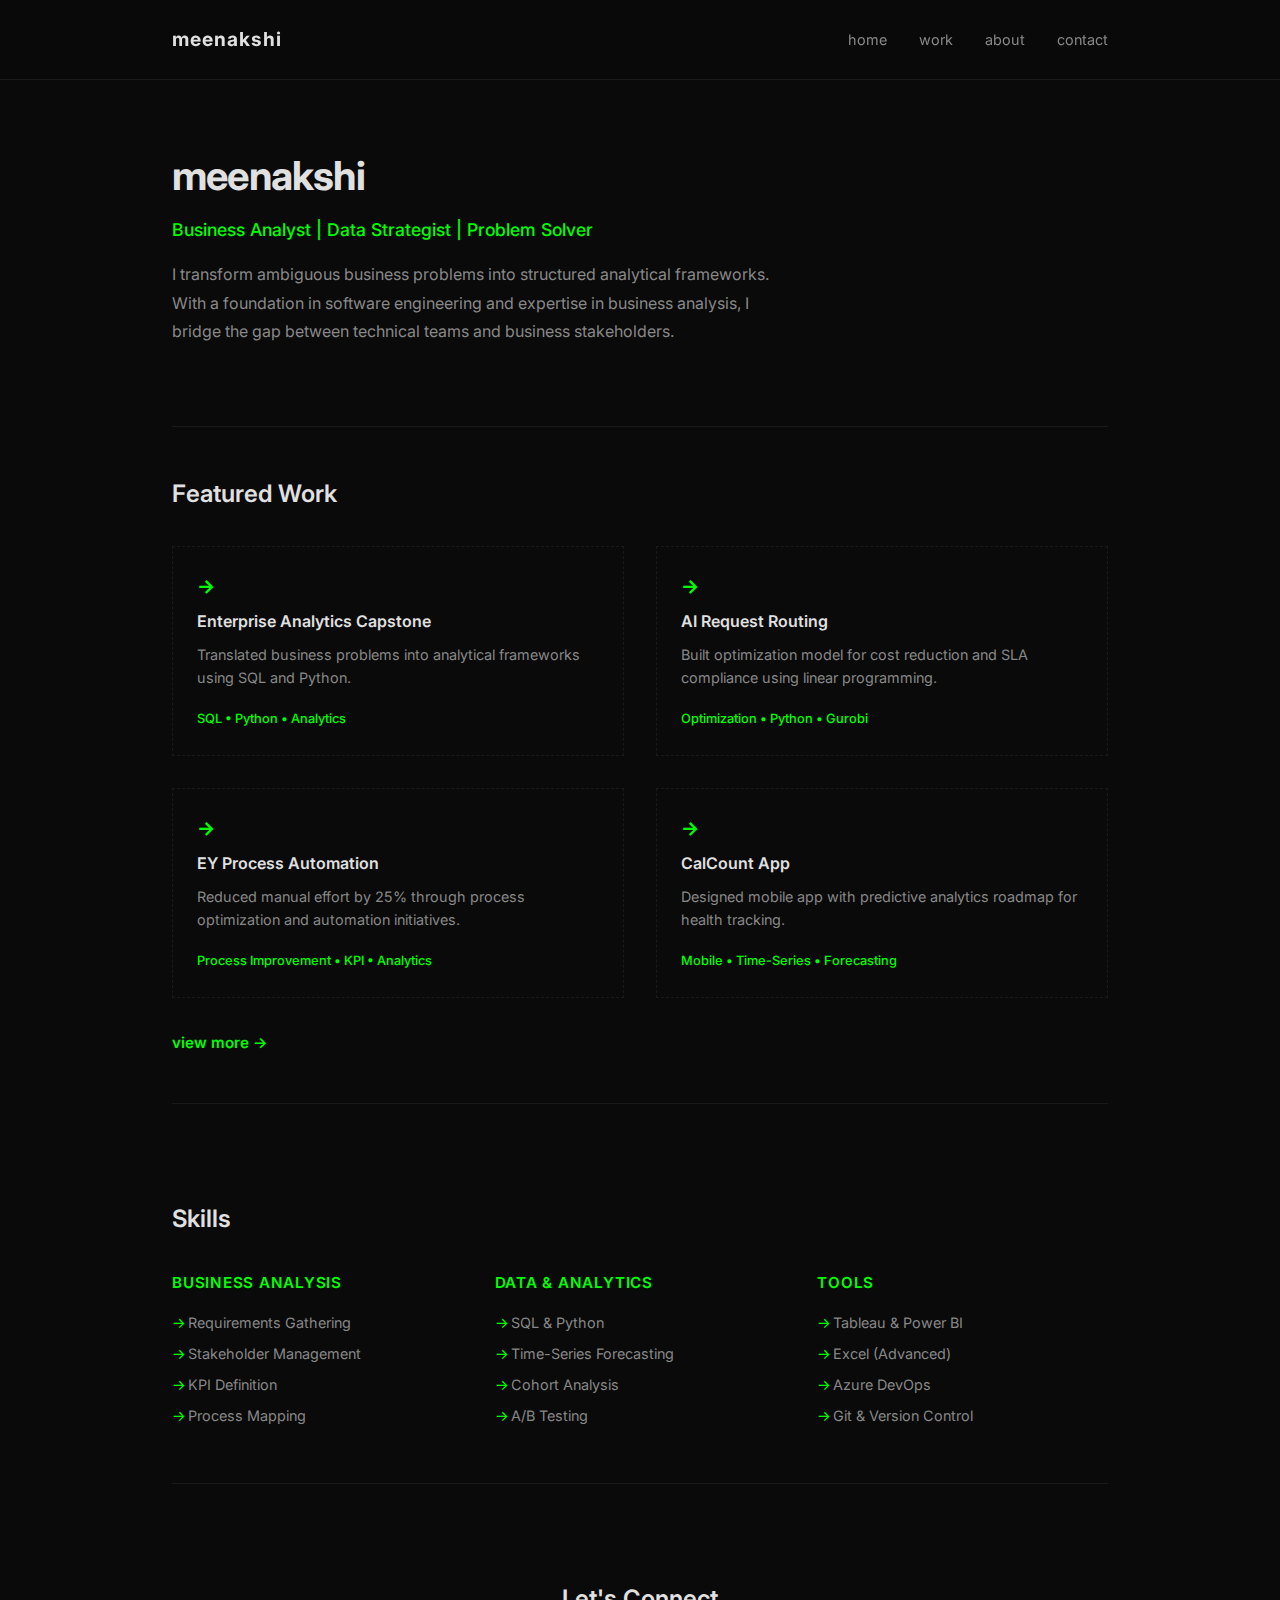
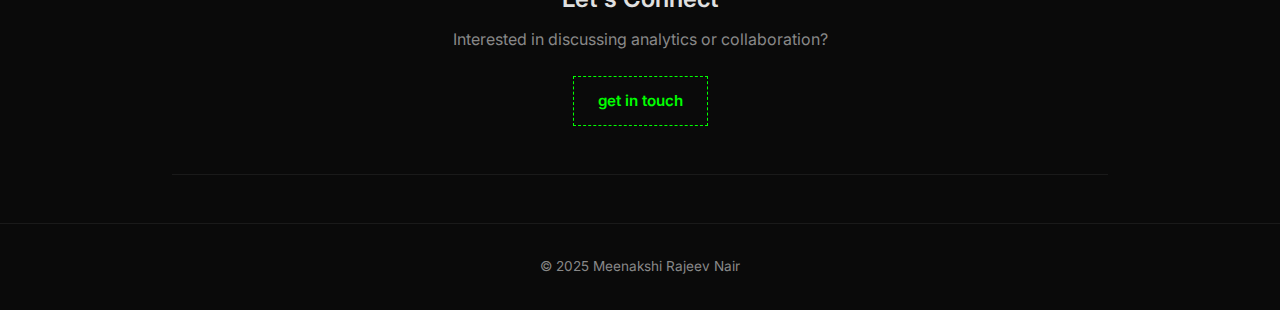
<file: index.html>
<!DOCTYPE html>
<html lang="en">
<head>
    <meta charset="UTF-8">
    <meta name="viewport" content="width=device-width, initial-scale=1.0">
    <title>Meenakshi Rajeev Nair | Business Analyst</title>
    <meta name="description" content="Business Analyst transforming data into strategic insights.">
    <link href="https://fonts.googleapis.com/css2?family=Inter:wght@400;500;600;700&display=swap" rel="stylesheet">
    <link rel="stylesheet" href="styles.css">
</head>
<body>
    <!-- Navigation -->
    <nav class="navbar">
        <div class="nav-container">
            <a href="/" class="logo">meenakshi</a>
            <ul class="nav-links">
                <li><a href="/">home</a></li>
                <li><a href="/work.html">work</a></li>
                <li><a href="/about.html">about</a></li>
                <li><a href="/contact.html">contact</a></li>
            </ul>
        </div>
    </nav>

    <!-- Main Content -->
    <main class="container">
        <section class="intro">
            <h1>meenakshi</h1>
            <p>Business Analyst | Data Strategist | Problem Solver</p>
            <p class="description">
                I transform ambiguous business problems into structured analytical frameworks. 
                With a foundation in software engineering and expertise in business analysis, 
                I bridge the gap between technical teams and business stakeholders.
            </p>
        </section>

        <section class="featured-work">
            <h2>Featured Work</h2>
            <div class="work-grid">
                <article class="work-item">
                    <div class="work-marker">→</div>
                    <h3>Enterprise Analytics Capstone</h3>
                    <p>Translated business problems into analytical frameworks using SQL and Python.</p>
                    <span class="tech">SQL • Python • Analytics</span>
                </article>

                <article class="work-item">
                    <div class="work-marker">→</div>
                    <h3>AI Request Routing</h3>
                    <p>Built optimization model for cost reduction and SLA compliance using linear programming.</p>
                    <span class="tech">Optimization • Python • Gurobi</span>
                </article>

                <article class="work-item">
                    <div class="work-marker">→</div>
                    <h3>EY Process Automation</h3>
                    <p>Reduced manual effort by 25% through process optimization and automation initiatives.</p>
                    <span class="tech">Process Improvement • KPI • Analytics</span>
                </article>

                <article class="work-item">
                    <div class="work-marker">→</div>
                    <h3>CalCount App</h3>
                    <p>Designed mobile app with predictive analytics roadmap for health tracking.</p>
                    <span class="tech">Mobile • Time-Series • Forecasting</span>
                </article>
            </div>
            <a href="/work.html" class="view-more">view more →</a>
        </section>

        <section class="skills-preview">
            <h2>Skills</h2>
            <div class="skills-columns">
                <div class="skill-column">
                    <h3>Business Analysis</h3>
                    <ul>
                        <li>Requirements Gathering</li>
                        <li>Stakeholder Management</li>
                        <li>KPI Definition</li>
                        <li>Process Mapping</li>
                    </ul>
                </div>
                <div class="skill-column">
                    <h3>Data & Analytics</h3>
                    <ul>
                        <li>SQL & Python</li>
                        <li>Time-Series Forecasting</li>
                        <li>Cohort Analysis</li>
                        <li>A/B Testing</li>
                    </ul>
                </div>
                <div class="skill-column">
                    <h3>Tools</h3>
                    <ul>
                        <li>Tableau & Power BI</li>
                        <li>Excel (Advanced)</li>
                        <li>Azure DevOps</li>
                        <li>Git & Version Control</li>
                    </ul>
                </div>
            </div>
        </section>

        <section class="cta">
            <h2>Let's Connect</h2>
            <p>Interested in discussing analytics or collaboration?</p>
            <a href="/contact.html" class="cta-button">get in touch</a>
        </section>
    </main>

    <!-- Footer -->
    <footer class="footer">
        <p>&copy; 2025 Meenakshi Rajeev Nair</p>
    </footer>

    <script src="script.js"></script>
</body>
</html>
</file>
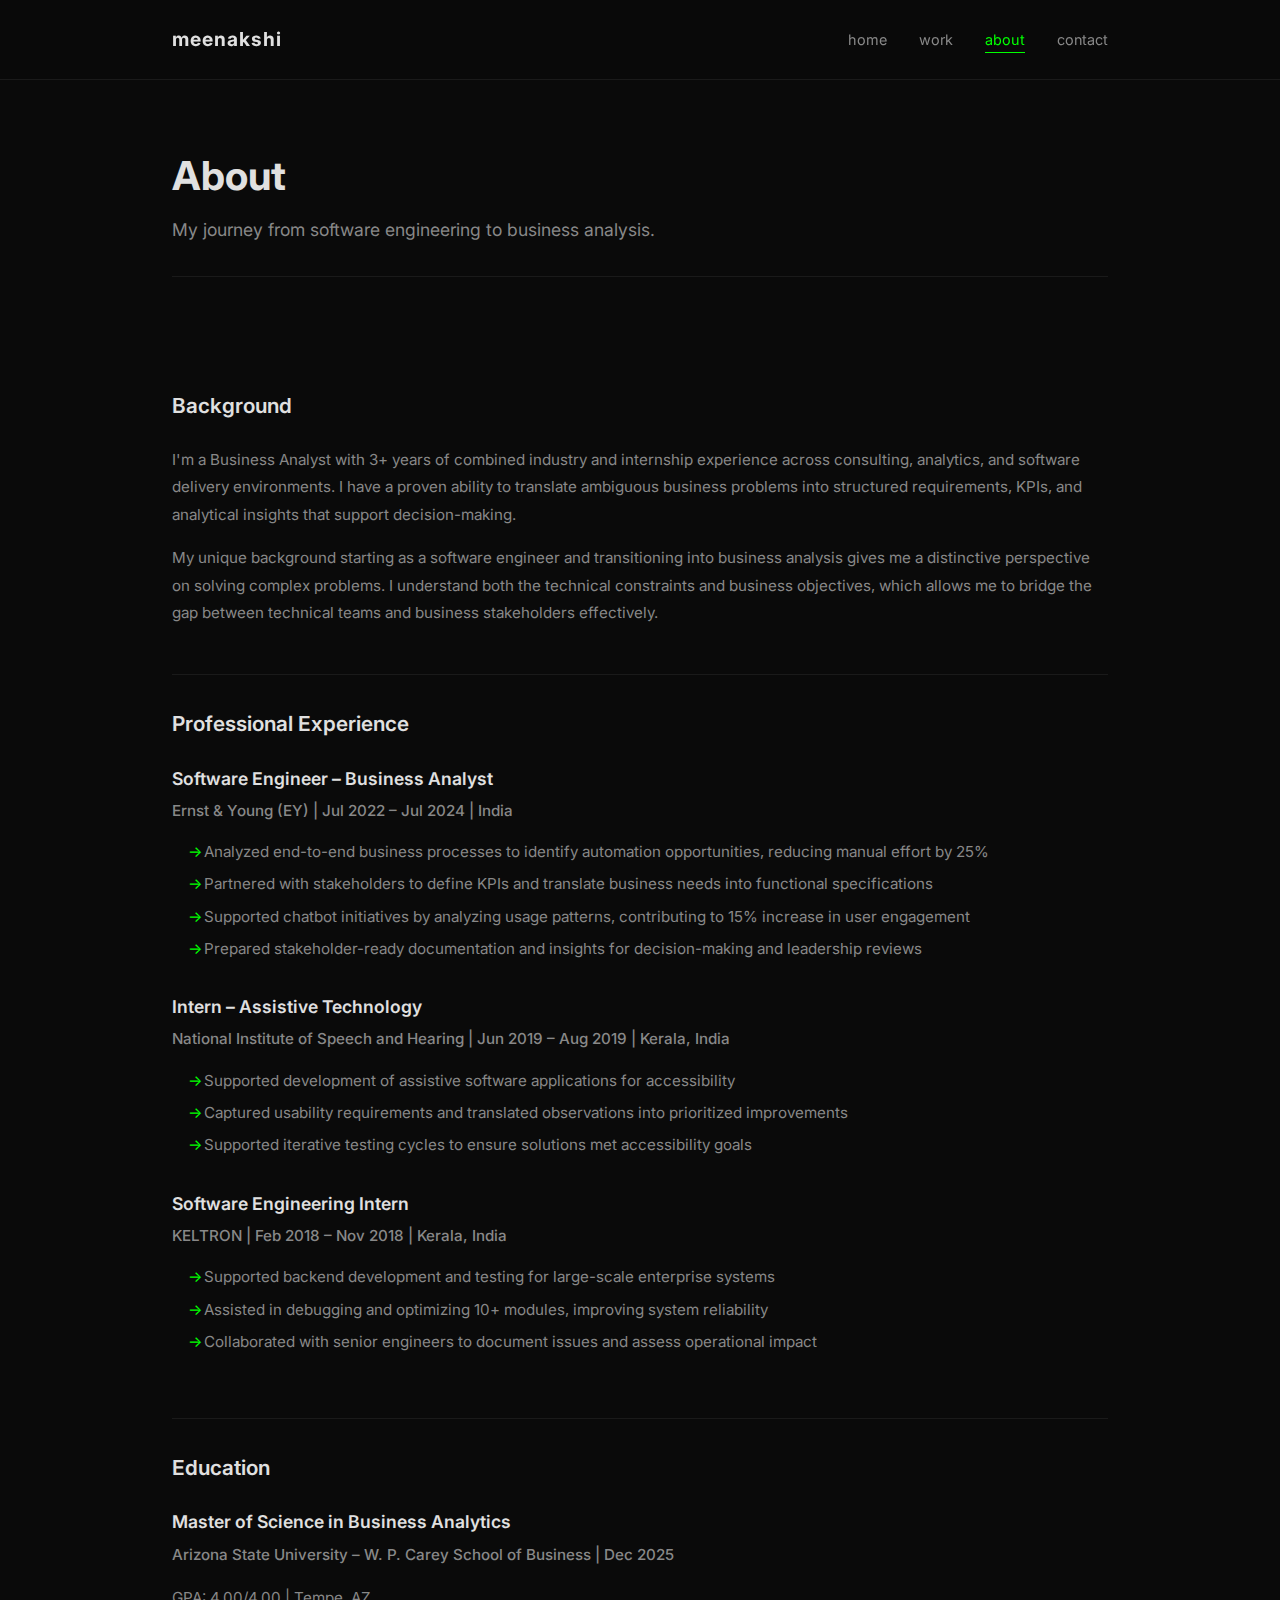
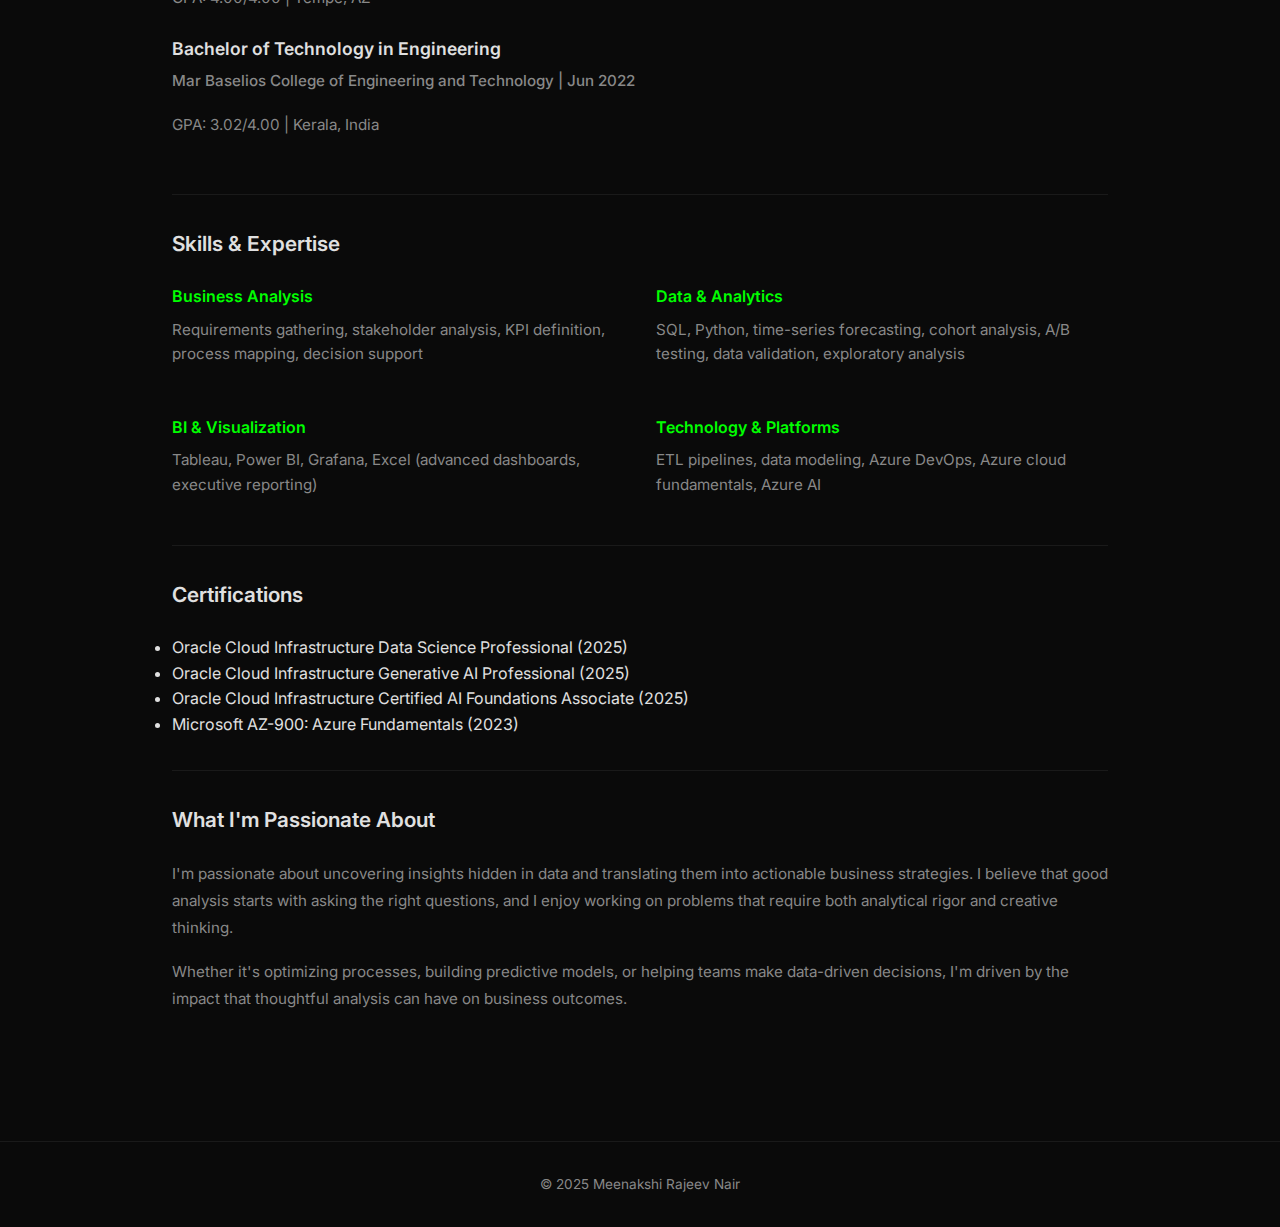
<file: about.html>
<!DOCTYPE html>
<html lang="en">
<head>
    <meta charset="UTF-8">
    <meta name="viewport" content="width=device-width, initial-scale=1.0">
    <title>About | Meenakshi Rajeev Nair</title>
    <meta name="description" content="About Meenakshi - Business Analyst and Data Strategist.">
    <link href="https://fonts.googleapis.com/css2?family=Inter:wght@400;500;600;700&display=swap" rel="stylesheet">
    <link rel="stylesheet" href="styles.css">
</head>
<body>
    <!-- Navigation -->
    <nav class="navbar">
        <div class="nav-container">
            <a href="/" class="logo">meenakshi</a>
            <ul class="nav-links">
                <li><a href="/">home</a></li>
                <li><a href="/work.html">work</a></li>
                <li><a href="/about.html" class="active">about</a></li>
                <li><a href="/contact.html">contact</a></li>
            </ul>
        </div>
    </nav>

    <!-- Main Content -->
    <main class="container">
        <section class="page-header">
            <h1 class="fade-in-up">About</h1>
            <p class="fade-in-up" style="animation-delay: 0.1s;">My journey from software engineering to business analysis.</p>
        </section>

        <section class="about-content fade-in-up">
            <article class="about-section">
                <h2>Background</h2>
                <p>
                    I'm a Business Analyst with 3+ years of combined industry and internship experience across consulting, analytics, and software delivery environments. 
                    I have a proven ability to translate ambiguous business problems into structured requirements, KPIs, and analytical insights that support decision-making.
                </p>
                <p>
                    My unique background starting as a software engineer and transitioning into business analysis gives me a distinctive perspective on solving complex problems. 
                    I understand both the technical constraints and business objectives, which allows me to bridge the gap between technical teams and business stakeholders effectively.
                </p>
            </article>

            <article class="about-section">
                <h2>Professional Experience</h2>
                <div class="experience-item">
                    <h3>Software Engineer – Business Analyst</h3>
                    <p class="role-meta">Ernst & Young (EY) | Jul 2022 – Jul 2024 | India</p>
                    <ul>
                        <li>Analyzed end-to-end business processes to identify automation opportunities, reducing manual effort by 25%</li>
                        <li>Partnered with stakeholders to define KPIs and translate business needs into functional specifications</li>
                        <li>Supported chatbot initiatives by analyzing usage patterns, contributing to 15% increase in user engagement</li>
                        <li>Prepared stakeholder-ready documentation and insights for decision-making and leadership reviews</li>
                    </ul>
                </div>

                <div class="experience-item">
                    <h3>Intern – Assistive Technology</h3>
                    <p class="role-meta">National Institute of Speech and Hearing | Jun 2019 – Aug 2019 | Kerala, India</p>
                    <ul>
                        <li>Supported development of assistive software applications for accessibility</li>
                        <li>Captured usability requirements and translated observations into prioritized improvements</li>
                        <li>Supported iterative testing cycles to ensure solutions met accessibility goals</li>
                    </ul>
                </div>

                <div class="experience-item">
                    <h3>Software Engineering Intern</h3>
                    <p class="role-meta">KELTRON | Feb 2018 – Nov 2018 | Kerala, India</p>
                    <ul>
                        <li>Supported backend development and testing for large-scale enterprise systems</li>
                        <li>Assisted in debugging and optimizing 10+ modules, improving system reliability</li>
                        <li>Collaborated with senior engineers to document issues and assess operational impact</li>
                    </ul>
                </div>
            </article>

            <article class="about-section">
                <h2>Education</h2>
                <div class="education-item">
                    <h3>Master of Science in Business Analytics</h3>
                    <p class="role-meta">Arizona State University – W. P. Carey School of Business | Dec 2025</p>
                    <p>GPA: 4.00/4.00 | Tempe, AZ</p>
                </div>

                <div class="education-item">
                    <h3>Bachelor of Technology in Engineering</h3>
                    <p class="role-meta">Mar Baselios College of Engineering and Technology | Jun 2022</p>
                    <p>GPA: 3.02/4.00 | Kerala, India</p>
                </div>
            </article>

            <article class="about-section">
                <h2>Skills & Expertise</h2>
                <div class="skills-grid">
                    <div class="skill-group">
                        <h3>Business Analysis</h3>
                        <p>Requirements gathering, stakeholder analysis, KPI definition, process mapping, decision support</p>
                    </div>
                    <div class="skill-group">
                        <h3>Data & Analytics</h3>
                        <p>SQL, Python, time-series forecasting, cohort analysis, A/B testing, data validation, exploratory analysis</p>
                    </div>
                    <div class="skill-group">
                        <h3>BI & Visualization</h3>
                        <p>Tableau, Power BI, Grafana, Excel (advanced dashboards, executive reporting)</p>
                    </div>
                    <div class="skill-group">
                        <h3>Technology & Platforms</h3>
                        <p>ETL pipelines, data modeling, Azure DevOps, Azure cloud fundamentals, Azure AI</p>
                    </div>
                </div>
            </article>

            <article class="about-section">
                <h2>Certifications</h2>
                <ul>
                    <li>Oracle Cloud Infrastructure Data Science Professional (2025)</li>
                    <li>Oracle Cloud Infrastructure Generative AI Professional (2025)</li>
                    <li>Oracle Cloud Infrastructure Certified AI Foundations Associate (2025)</li>
                    <li>Microsoft AZ-900: Azure Fundamentals (2023)</li>
                </ul>
            </article>

            <article class="about-section">
                <h2>What I'm Passionate About</h2>
                <p>
                    I'm passionate about uncovering insights hidden in data and translating them into actionable business strategies. 
                    I believe that good analysis starts with asking the right questions, and I enjoy working on problems that require both analytical rigor and creative thinking.
                </p>
                <p>
                    Whether it's optimizing processes, building predictive models, or helping teams make data-driven decisions, 
                    I'm driven by the impact that thoughtful analysis can have on business outcomes.
                </p>
            </article>
        </section>
    </main>

    <!-- Footer -->
    <footer class="footer">
        <p>&copy; 2025 Meenakshi Rajeev Nair</p>
    </footer>

    <script src="script.js"></script>
</body>
</html>
</file>
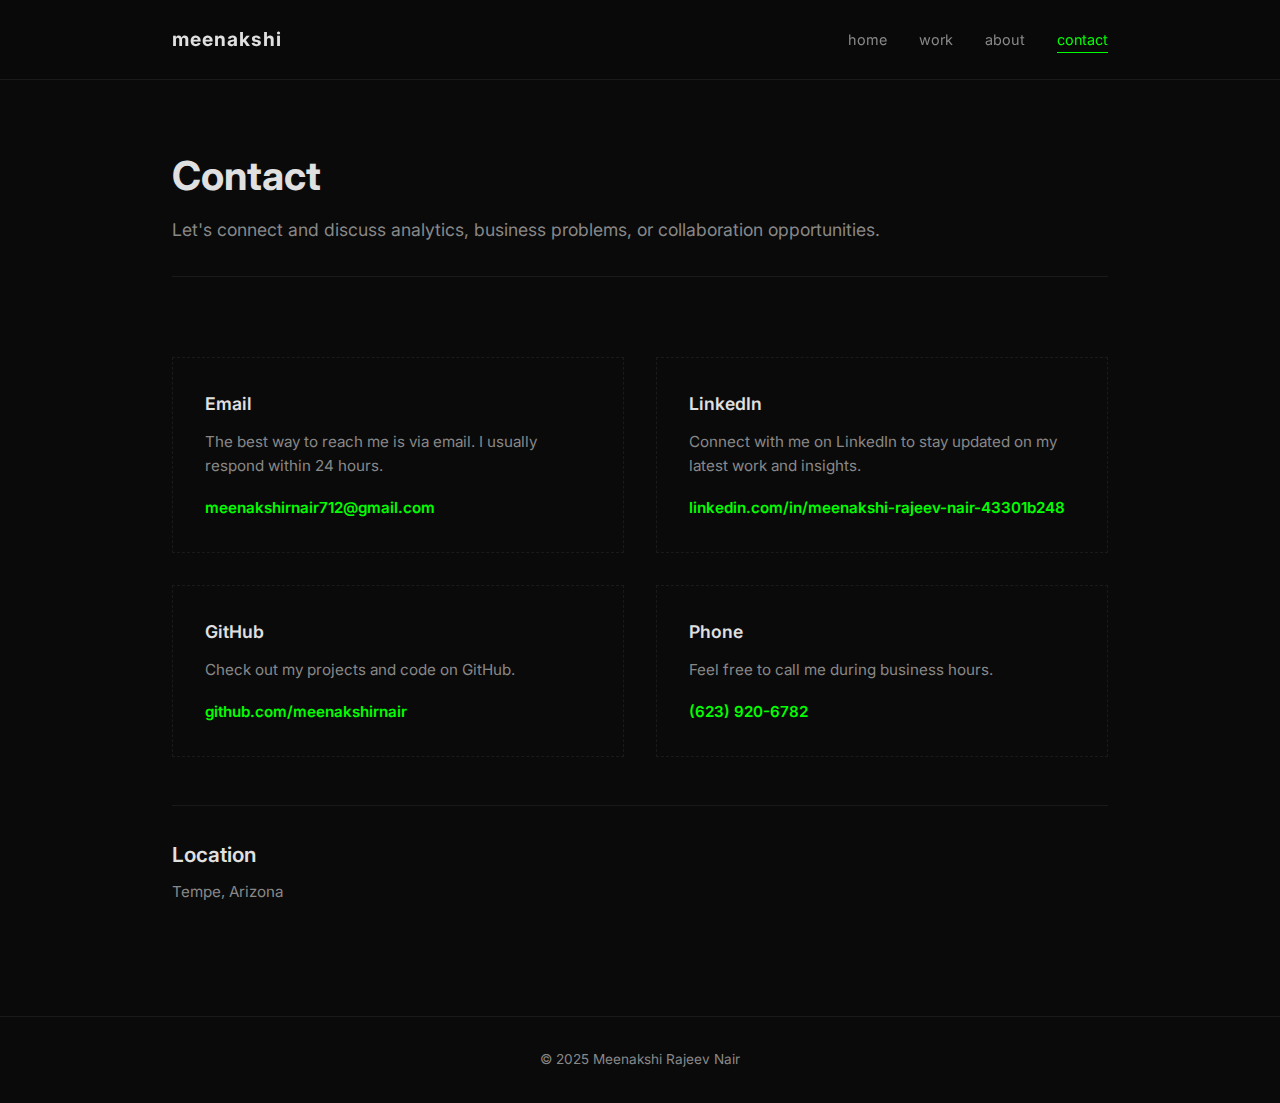
<file: contact.html>
<!DOCTYPE html>
<html lang="en">
<head>
    <meta charset="UTF-8">
    <meta name="viewport" content="width=device-width, initial-scale=1.0">
    <title>Contact | Meenakshi Rajeev Nair</title>
    <meta name="description" content="Get in touch with Meenakshi.">
    <link href="https://fonts.googleapis.com/css2?family=Inter:wght@400;500;600;700&display=swap" rel="stylesheet">
    <link rel="stylesheet" href="styles.css">
</head>
<body>
    <!-- Navigation -->
    <nav class="navbar">
        <div class="nav-container">
            <a href="/" class="logo">meenakshi</a>
            <ul class="nav-links">
                <li><a href="/">home</a></li>
                <li><a href="/work.html">work</a></li>
                <li><a href="/about.html">about</a></li>
                <li><a href="/contact.html" class="active">contact</a></li>
            </ul>
        </div>
    </nav>

    <!-- Main Content -->
    <main class="container">
        <section class="page-header">
            <h1>Contact</h1>
            <p>Let's connect and discuss analytics, business problems, or collaboration opportunities.</p>
        </section>

        <section class="contact-content">
            <div class="contact-methods">
                <article class="contact-method">
                    <h2>Email</h2>
                    <p>The best way to reach me is via email. I usually respond within 24 hours.</p>
                    <a href="mailto:meenakshirnair712@gmail.com" class="contact-link">meenakshirnair712@gmail.com</a>
                </article>

                <article class="contact-method">
                    <h2>LinkedIn</h2>
                    <p>Connect with me on LinkedIn to stay updated on my latest work and insights.</p>
                    <a href="https://www.linkedin.com/in/meenakshi-rajeev-nair-43301b248" target="_blank" rel="noopener noreferrer" class="contact-link">
                        linkedin.com/in/meenakshi-rajeev-nair-43301b248
                    </a>
                </article>

                <article class="contact-method">
                    <h2>GitHub</h2>
                    <p>Check out my projects and code on GitHub.</p>
                    <a href="https://github.com/meenakshirnair" target="_blank" rel="noopener noreferrer" class="contact-link">
                        github.com/meenakshirnair
                    </a>
                </article>

                <article class="contact-method">
                    <h2>Phone</h2>
                    <p>Feel free to call me during business hours.</p>
                    <a href="tel:+16239206782" class="contact-link">(623) 920-6782</a>
                </article>
            </div>

            <section class="contact-info">
                <h2>Location</h2>
                <p>Tempe, Arizona</p>
            </section>
        </section>
    </main>

    <!-- Footer -->
    <footer class="footer">
        <p>&copy; 2025 Meenakshi Rajeev Nair</p>
    </footer>

    <script src="script.js"></script>
</body>
</html>
</file>
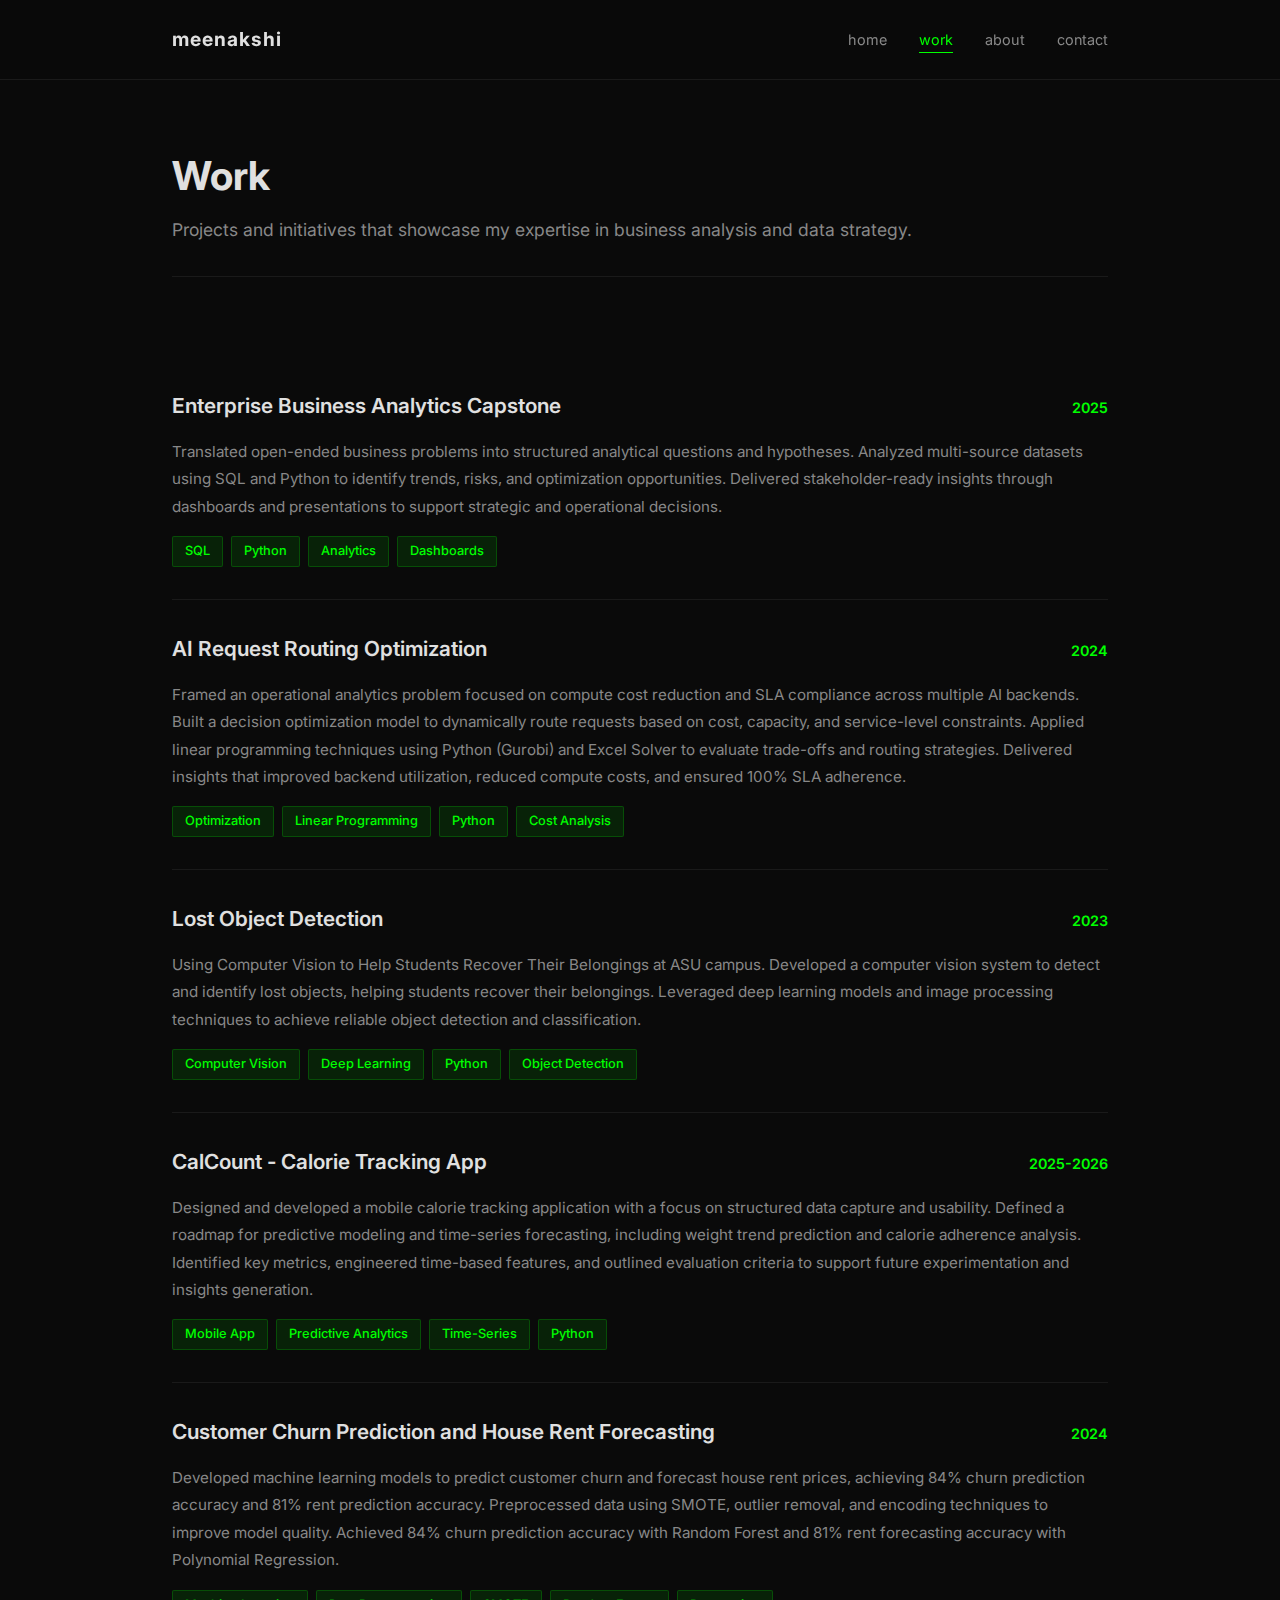
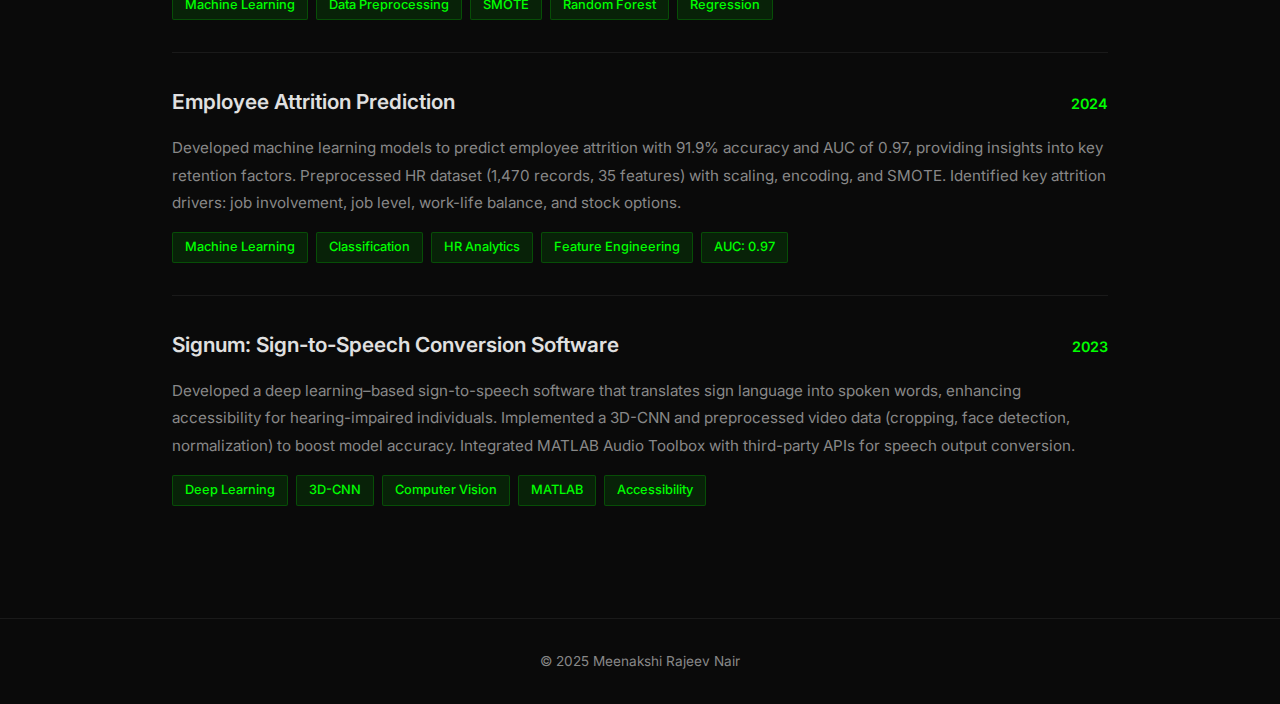
<file: work.html>
<!DOCTYPE html>
<html lang="en">
<head>
    <meta charset="UTF-8">
    <meta name="viewport" content="width=device-width, initial-scale=1.0">
    <title>Work | Meenakshi Rajeev Nair</title>
    <meta name="description" content="Featured projects and work by Meenakshi.">
    <link href="https://fonts.googleapis.com/css2?family=Inter:wght@400;500;600;700&display=swap" rel="stylesheet">
    <link rel="stylesheet" href="styles.css">
</head>
<body>
    <!-- Navigation -->
    <nav class="navbar">
        <div class="nav-container">
            <a href="/" class="logo">meenakshi</a>
            <ul class="nav-links">
                <li><a href="/">home</a></li>
                <li><a href="/work.html" class="active">work</a></li>
                <li><a href="/about.html">about</a></li>
                <li><a href="/contact.html">contact</a></li>
            </ul>
        </div>
    </nav>

    <!-- Main Content -->
    <main class="container">
        <section class="page-header">
            <h1 class="fade-in-up">Work</h1>
            <p class="fade-in-up" style="animation-delay: 0.1s;">Projects and initiatives that showcase my expertise in business analysis and data strategy.</p>
        </section>

        <section class="work-list fade-in-up">
            <article class="work-detail fade-in-up">
                <div class="work-header">
                    <h2><a href="https://github.com/meenakshirnair/capstone" target="_blank" rel="noopener noreferrer">Enterprise Business Analytics Capstone</a></h2>
                    <span class="year">2025</span>
                </div>
                <p class="work-description">
                    Translated open-ended business problems into structured analytical questions and hypotheses. 
                    Analyzed multi-source datasets using SQL and Python to identify trends, risks, and optimization opportunities. 
                    Delivered stakeholder-ready insights through dashboards and presentations to support strategic and operational decisions.
                </p>
                <div class="work-meta">
                    <span class="tech-tag">SQL</span>
                    <span class="tech-tag">Python</span>
                    <span class="tech-tag">Analytics</span>
                    <span class="tech-tag">Dashboards</span>
                </div>
            </article>

            <article class="work-detail fade-in-up">
                <div class="work-header">
                    <h2><a href="https://github.com/meenakshirnair/final-project-adm" target="_blank" rel="noopener noreferrer">AI Request Routing Optimization</a></h2>
                    <span class="year">2024</span>
                </div>
                <p class="work-description">
                    Framed an operational analytics problem focused on compute cost reduction and SLA compliance across multiple AI backends. 
                    Built a decision optimization model to dynamically route requests based on cost, capacity, and service-level constraints. 
                    Applied linear programming techniques using Python (Gurobi) and Excel Solver to evaluate trade-offs and routing strategies. 
                    Delivered insights that improved backend utilization, reduced compute costs, and ensured 100% SLA adherence.
                </p>
                <div class="work-meta">
                    <span class="tech-tag">Optimization</span>
                    <span class="tech-tag">Linear Programming</span>
                    <span class="tech-tag">Python</span>
                    <span class="tech-tag">Cost Analysis</span>
                </div>
            </article>

            <article class="work-detail fade-in-up">
                <div class="work-header">
                    <h2><a href="https://github.com/meenakshirnair/final-project-ai-ds" target="_blank" rel="noopener noreferrer">Lost Object Detection</a></h2>
                    <span class="year">2023</span>
                </div>
                <p class="work-description">
                    Using Computer Vision to Help Students Recover Their Belongings at ASU campus. 
                    Developed a computer vision system to detect and identify lost objects, helping students recover their belongings. 
                    Leveraged deep learning models and image processing techniques to achieve reliable object detection and classification.
                </p>
                <div class="work-meta">
                    <span class="tech-tag">Computer Vision</span>
                    <span class="tech-tag">Deep Learning</span>
                    <span class="tech-tag">Python</span>
                    <span class="tech-tag">Object Detection</span>
                </div>
            </article>

            <article class="work-detail fade-in-up">
                <div class="work-header">
                    <h2><a href="https://github.com/meenakshirnair/Calcount" target="_blank" rel="noopener noreferrer">CalCount - Calorie Tracking App</a></h2>
                    <span class="year">2025-2026</span>
                </div>
                <p class="work-description">
                    Designed and developed a mobile calorie tracking application with a focus on structured data capture and usability. 
                    Defined a roadmap for predictive modeling and time-series forecasting, including weight trend prediction and calorie adherence analysis. 
                    Identified key metrics, engineered time-based features, and outlined evaluation criteria to support future experimentation and insights generation.
                </p>
                <div class="work-meta">
                    <span class="tech-tag">Mobile App</span>
                    <span class="tech-tag">Predictive Analytics</span>
                    <span class="tech-tag">Time-Series</span>
                    <span class="tech-tag">Python</span>
                </div>
            </article>

            <article class="work-detail fade-in-up">
                <div class="work-header">
                    <h2><a href="https://github.com/meenakshirnair/final-project-DPA" target="_blank" rel="noopener noreferrer">Customer Churn Prediction and House Rent Forecasting</a></h2>
                    <span class="year">2024</span>
                </div>
                <p class="work-description">
                    Developed machine learning models to predict customer churn and forecast house rent prices, achieving 84% churn prediction accuracy and 81% rent prediction accuracy. 
                    Preprocessed data using SMOTE, outlier removal, and encoding techniques to improve model quality. 
                    Achieved 84% churn prediction accuracy with Random Forest and 81% rent forecasting accuracy with Polynomial Regression.
                </p>
                <div class="work-meta">
                    <span class="tech-tag">Machine Learning</span>
                    <span class="tech-tag">Data Preprocessing</span>
                    <span class="tech-tag">SMOTE</span>
                    <span class="tech-tag">Random Forest</span>
                    <span class="tech-tag">Regression</span>
                </div>
            </article>

            <article class="work-detail fade-in-up">
                <div class="work-header">
                    <h2><a href="https://github.com/meenakshirnair/final-project-MLB" target="_blank" rel="noopener noreferrer">Employee Attrition Prediction</a></h2>
                    <span class="year">2024</span>
                </div>
                <p class="work-description">
                    Developed machine learning models to predict employee attrition with 91.9% accuracy and AUC of 0.97, providing insights into key retention factors. 
                    Preprocessed HR dataset (1,470 records, 35 features) with scaling, encoding, and SMOTE. 
                    Identified key attrition drivers: job involvement, job level, work-life balance, and stock options.
                </p>
                <div class="work-meta">
                    <span class="tech-tag">Machine Learning</span>
                    <span class="tech-tag">Classification</span>
                    <span class="tech-tag">HR Analytics</span>
                    <span class="tech-tag">Feature Engineering</span>
                    <span class="tech-tag">AUC: 0.97</span>
                </div>
            </article>

            <article class="work-detail fade-in-up">
                <div class="work-header">
                    <h2>Signum: Sign-to-Speech Conversion Software</h2>
                    <span class="year">2023</span>
                </div>
                <p class="work-description">
                    Developed a deep learning–based sign-to-speech software that translates sign language into spoken words, enhancing accessibility for hearing-impaired individuals. 
                    Implemented a 3D-CNN and preprocessed video data (cropping, face detection, normalization) to boost model accuracy. 
                    Integrated MATLAB Audio Toolbox with third-party APIs for speech output conversion.
                </p>
                <div class="work-meta">
                    <span class="tech-tag">Deep Learning</span>
                    <span class="tech-tag">3D-CNN</span>
                    <span class="tech-tag">Computer Vision</span>
                    <span class="tech-tag">MATLAB</span>
                    <span class="tech-tag">Accessibility</span>
                </div>
            </article>


        </section>
    </main>

    <!-- Footer -->
    <footer class="footer">
        <p>&copy; 2025 Meenakshi Rajeev Nair</p>
    </footer>

    <script src="script.js"></script>
</body>
</html>
</file>
<file: styles.css>
* {
    margin: 0;
    padding: 0;
    box-sizing: border-box;
}

:root {
    --bg: #0a0a0a;
    --text: #e0e0e0;
    --text-muted: #888;
    --accent: #00ff00;
    --border: #1a1a1a;
    --card-bg: #0f0f0f;
}

html {
    scroll-behavior: smooth;
}

body {
    font-family: 'Inter', -apple-system, BlinkMacSystemFont, 'Segoe UI', sans-serif;
    background-color: var(--bg);
    color: var(--text);
    line-height: 1.6;
    font-size: 16px;
}

a {
    color: inherit;
    text-decoration: none;
}

a:hover {
    color: var(--accent);
}

/* Navigation */
.navbar {
    position: sticky;
    top: 0;
    z-index: 100;
    background-color: rgba(10, 10, 10, 0.95);
    backdrop-filter: blur(10px);
    border-bottom: 1px solid var(--border);
    padding: 1.5rem 0;
}

.nav-container {
    max-width: 1000px;
    margin: 0 auto;
    padding: 0 2rem;
    display: flex;
    justify-content: space-between;
    align-items: center;
}

.logo {
    font-size: 1.2rem;
    font-weight: 700;
    letter-spacing: 0.05em;
    transition: color 0.3s ease;
}

.logo:hover {
    color: var(--accent);
}

.nav-links {
    display: flex;
    list-style: none;
    gap: 2rem;
    font-size: 0.9rem;
}

.nav-links a {
    color: var(--text-muted);
    transition: color 0.3s ease;
    position: relative;
}

.nav-links a:hover,
.nav-links a.active {
    color: var(--accent);
}

.nav-links a.active::after {
    content: '';
    position: absolute;
    bottom: -5px;
    left: 0;
    width: 100%;
    height: 1px;
    background-color: var(--accent);
}

/* Container */
.container {
    max-width: 1000px;
    margin: 0 auto;
    padding: 0 2rem;
}

/* Page Header */
.page-header {
    padding: 4rem 0 2rem;
    border-bottom: 1px solid var(--border);
    margin-bottom: 3rem;
}

.page-header h1 {
    font-size: 2.5rem;
    margin-bottom: 0.5rem;
    font-weight: 700;
}

.page-header p {
    color: var(--text-muted);
    font-size: 1.1rem;
}

/* Intro Section */
.intro {
    padding: 4rem 0 3rem;
}

.intro h1 {
    font-size: 2.5rem;
    font-weight: 700;
    margin-bottom: 0.5rem;
    letter-spacing: -0.02em;
}

.intro > p:nth-of-type(1) {
    font-size: 1.1rem;
    color: var(--accent);
    margin-bottom: 1rem;
    font-weight: 500;
}

.intro .description {
    color: var(--text-muted);
    font-size: 1rem;
    line-height: 1.8;
    max-width: 600px;
    margin-bottom: 2rem;
}

/* Featured Work Section */
.featured-work {
    padding: 3rem 0;
    border-top: 1px solid var(--border);
    border-bottom: 1px solid var(--border);
    margin-bottom: 3rem;
}

.featured-work h2 {
    font-size: 1.5rem;
    font-weight: 600;
    margin-bottom: 2rem;
    text-transform: capitalize;
}

.work-grid {
    display: grid;
    grid-template-columns: repeat(2, 1fr);
    gap: 2rem;
    margin-bottom: 2rem;
}

.work-item {
    border: 1px dashed var(--border);
    padding: 1.5rem;
    transition: all 0.3s ease;
    position: relative;
}

.work-item:hover {
    border-color: var(--accent);
    background-color: rgba(0, 255, 0, 0.02);
}

.work-marker {
    color: var(--accent);
    font-size: 1.2rem;
    margin-bottom: 0.5rem;
    font-weight: 700;
}

.work-item h3 {
    font-size: 1rem;
    font-weight: 600;
    margin-bottom: 0.5rem;
    color: var(--text);
}

.work-item p {
    color: var(--text-muted);
    font-size: 0.9rem;
    line-height: 1.6;
    margin-bottom: 1rem;
}

.tech {
    font-size: 0.8rem;
    color: var(--accent);
    font-weight: 500;
}

.view-more {
    display: inline-block;
    color: var(--accent);
    font-weight: 600;
    font-size: 0.95rem;
    transition: all 0.3s ease;
}

.view-more:hover {
    transform: translateX(5px);
}

/* Skills Preview */
.skills-preview {
    padding: 3rem 0;
    border-bottom: 1px solid var(--border);
    margin-bottom: 3rem;
}

.skills-preview h2 {
    font-size: 1.5rem;
    font-weight: 600;
    margin-bottom: 2rem;
    text-transform: capitalize;
}

.skills-columns {
    display: grid;
    grid-template-columns: repeat(3, 1fr);
    gap: 2rem;
}

.skill-column h3 {
    font-size: 0.95rem;
    font-weight: 600;
    color: var(--accent);
    margin-bottom: 1rem;
    text-transform: uppercase;
    letter-spacing: 0.05em;
}

.skill-column ul {
    list-style: none;
}

.skill-column li {
    color: var(--text-muted);
    font-size: 0.9rem;
    margin-bottom: 0.5rem;
    padding-left: 1rem;
    position: relative;
}

.skill-column li::before {
    content: '→';
    position: absolute;
    left: 0;
    color: var(--accent);
}

/* CTA Section */
.cta {
    padding: 3rem 0;
    text-align: center;
    border-bottom: 1px solid var(--border);
    margin-bottom: 3rem;
}

.cta h2 {
    font-size: 1.5rem;
    font-weight: 600;
    margin-bottom: 0.5rem;
}

.cta p {
    color: var(--text-muted);
    margin-bottom: 1.5rem;
}

.cta-button {
    display: inline-block;
    border: 1px dashed var(--accent);
    padding: 0.75rem 1.5rem;
    color: var(--accent);
    font-weight: 600;
    font-size: 0.95rem;
    transition: all 0.3s ease;
}

.cta-button:hover {
    background-color: rgba(0, 255, 0, 0.1);
    border-style: solid;
}

/* Work Detail Page */
.work-list {
    padding: 2rem 0;
}

.work-detail {
    padding: 2rem 0;
    border-bottom: 1px solid var(--border);
}

.work-detail:last-child {
    border-bottom: none;
}

.work-header {
    display: flex;
    justify-content: space-between;
    align-items: baseline;
    margin-bottom: 1rem;
    gap: 2rem;
}

.work-header h2 {
    font-size: 1.3rem;
    font-weight: 600;
    flex: 1;
}

.year {
    color: var(--accent);
    font-size: 0.9rem;
    font-weight: 600;
    white-space: nowrap;
}

.work-description {
    color: var(--text-muted);
    line-height: 1.8;
    margin-bottom: 1rem;
    font-size: 0.95rem;
}

.work-meta {
    display: flex;
    flex-wrap: wrap;
    gap: 0.5rem;
}

.tech-tag {
    display: inline-block;
    background-color: rgba(0, 255, 0, 0.1);
    color: var(--accent);
    padding: 0.25rem 0.75rem;
    border-radius: 2px;
    font-size: 0.8rem;
    font-weight: 500;
    border: 1px solid rgba(0, 255, 0, 0.2);
}

/* About Page */
.about-content {
    padding: 2rem 0;
}

.about-section {
    padding: 2rem 0;
    border-bottom: 1px solid var(--border);
}

.about-section:last-child {
    border-bottom: none;
}

.about-section h2 {
    font-size: 1.3rem;
    font-weight: 600;
    margin-bottom: 1.5rem;
}

.about-section p {
    color: var(--text-muted);
    line-height: 1.8;
    margin-bottom: 1rem;
    font-size: 0.95rem;
}

.experience-item {
    margin-bottom: 2rem;
}

.experience-item h3 {
    font-size: 1.1rem;
    font-weight: 600;
    margin-bottom: 0.25rem;
}

.role-meta {
    color: var(--accent);
    font-size: 0.9rem;
    margin-bottom: 0.75rem;
    font-weight: 500;
}

.experience-item ul {
    list-style: none;
    padding-left: 1rem;
    color: var(--text-muted);
    font-size: 0.95rem;
}

.experience-item li {
    margin-bottom: 0.5rem;
    padding-left: 1rem;
    position: relative;
}

.experience-item li::before {
    content: '→';
    position: absolute;
    left: 0;
    color: var(--accent);
}

.education-item {
    margin-bottom: 1.5rem;
}

.education-item h3 {
    font-size: 1.1rem;
    font-weight: 600;
    margin-bottom: 0.25rem;
}

.education-item p {
    color: var(--text-muted);
    font-size: 0.95rem;
}

.skills-grid {
    display: grid;
    grid-template-columns: repeat(2, 1fr);
    gap: 2rem;
}

.skill-group h3 {
    color: var(--accent);
    font-size: 1rem;
    font-weight: 600;
    margin-bottom: 0.5rem;
}

.skill-group p {
    color: var(--text-muted);
    font-size: 0.95rem;
    line-height: 1.6;
}

/* Contact Page */
.contact-content {
    padding: 2rem 0;
}

.contact-methods {
    display: grid;
    grid-template-columns: repeat(2, 1fr);
    gap: 2rem;
    margin-bottom: 3rem;
}

.contact-method {
    padding: 2rem;
    border: 1px dashed var(--border);
    transition: all 0.3s ease;
}

.contact-method:hover {
    border-color: var(--accent);
    background-color: rgba(0, 255, 0, 0.02);
}

.contact-method h2 {
    font-size: 1.1rem;
    font-weight: 600;
    margin-bottom: 0.75rem;
}

.contact-method p {
    color: var(--text-muted);
    font-size: 0.95rem;
    margin-bottom: 1rem;
    line-height: 1.6;
}

.contact-link {
    display: inline-block;
    color: var(--accent);
    font-weight: 600;
    font-size: 0.95rem;
    transition: all 0.3s ease;
    word-break: break-all;
}

.contact-link:hover {
    transform: translateX(5px);
}

.contact-info {
    padding: 2rem 0;
    border-top: 1px solid var(--border);
}

.contact-info h2 {
    font-size: 1.3rem;
    font-weight: 600;
    margin-bottom: 0.5rem;
}

.contact-info p {
    color: var(--text-muted);
    font-size: 0.95rem;
}

/* Footer */
.footer {
    padding: 2rem 0;
    text-align: center;
    color: var(--text-muted);
    font-size: 0.85rem;
    border-top: 1px solid var(--border);
    margin-top: 3rem;
}

/* Responsive */
@media (max-width: 768px) {
    .nav-links {
        gap: 1rem;
        font-size: 0.8rem;
    }

    .work-grid {
        grid-template-columns: 1fr;
    }

    .skills-columns {
        grid-template-columns: 1fr;
    }

    .contact-methods {
        grid-template-columns: 1fr;
    }

    .skills-grid {
        grid-template-columns: 1fr;
    }

    .page-header h1,
    .intro h1 {
        font-size: 2rem;
    }

    .work-header {
        flex-direction: column;
        gap: 0.5rem;
    }

    .year {
        order: -1;
    }
}

@media (max-width: 480px) {
    .container {
        padding: 0 1rem;
    }

    .nav-container {
        padding: 0 1rem;
    }

    .nav-links {
        gap: 0.75rem;
        font-size: 0.75rem;
    }

    .page-header h1,
    .intro h1 {
        font-size: 1.5rem;
    }

    .intro .description {
        font-size: 0.9rem;
    }

    .work-item {
        padding: 1rem;
    }

    .contact-method {
        padding: 1.5rem;
    }
}
</file>
